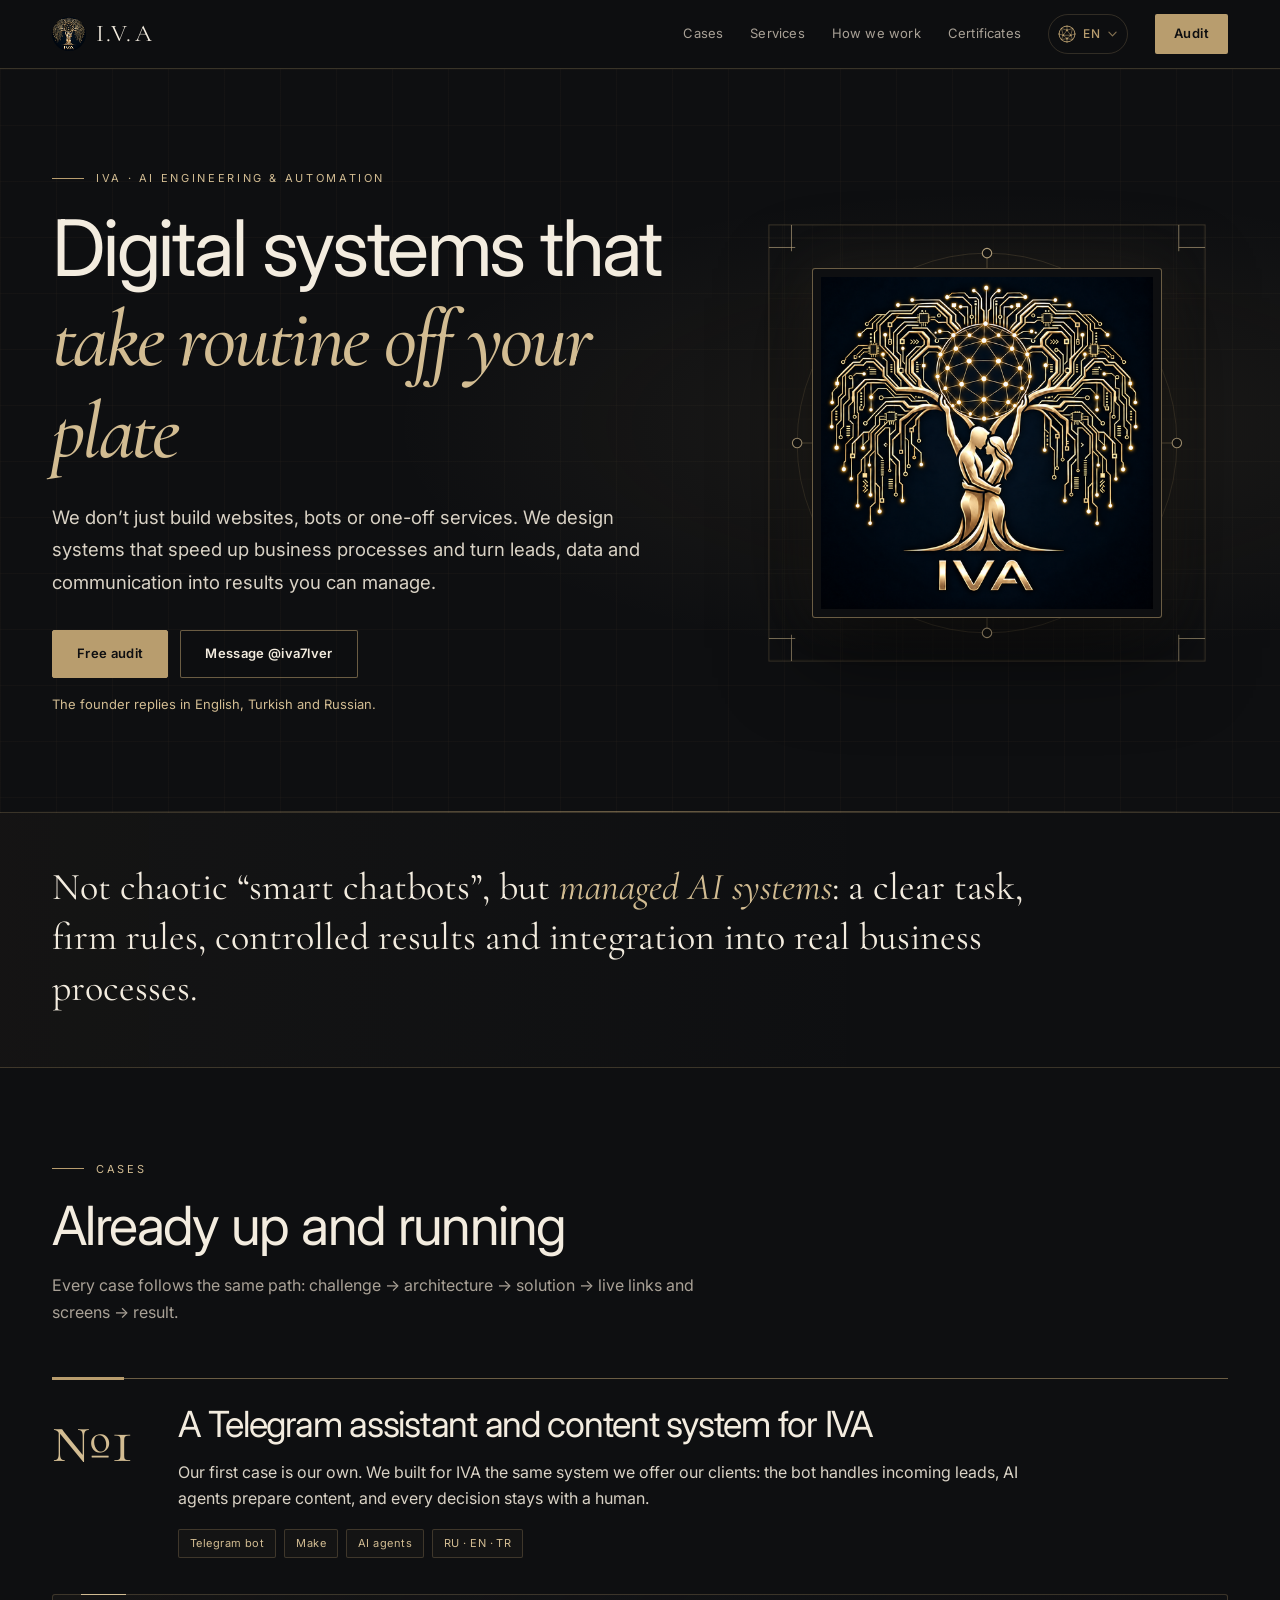
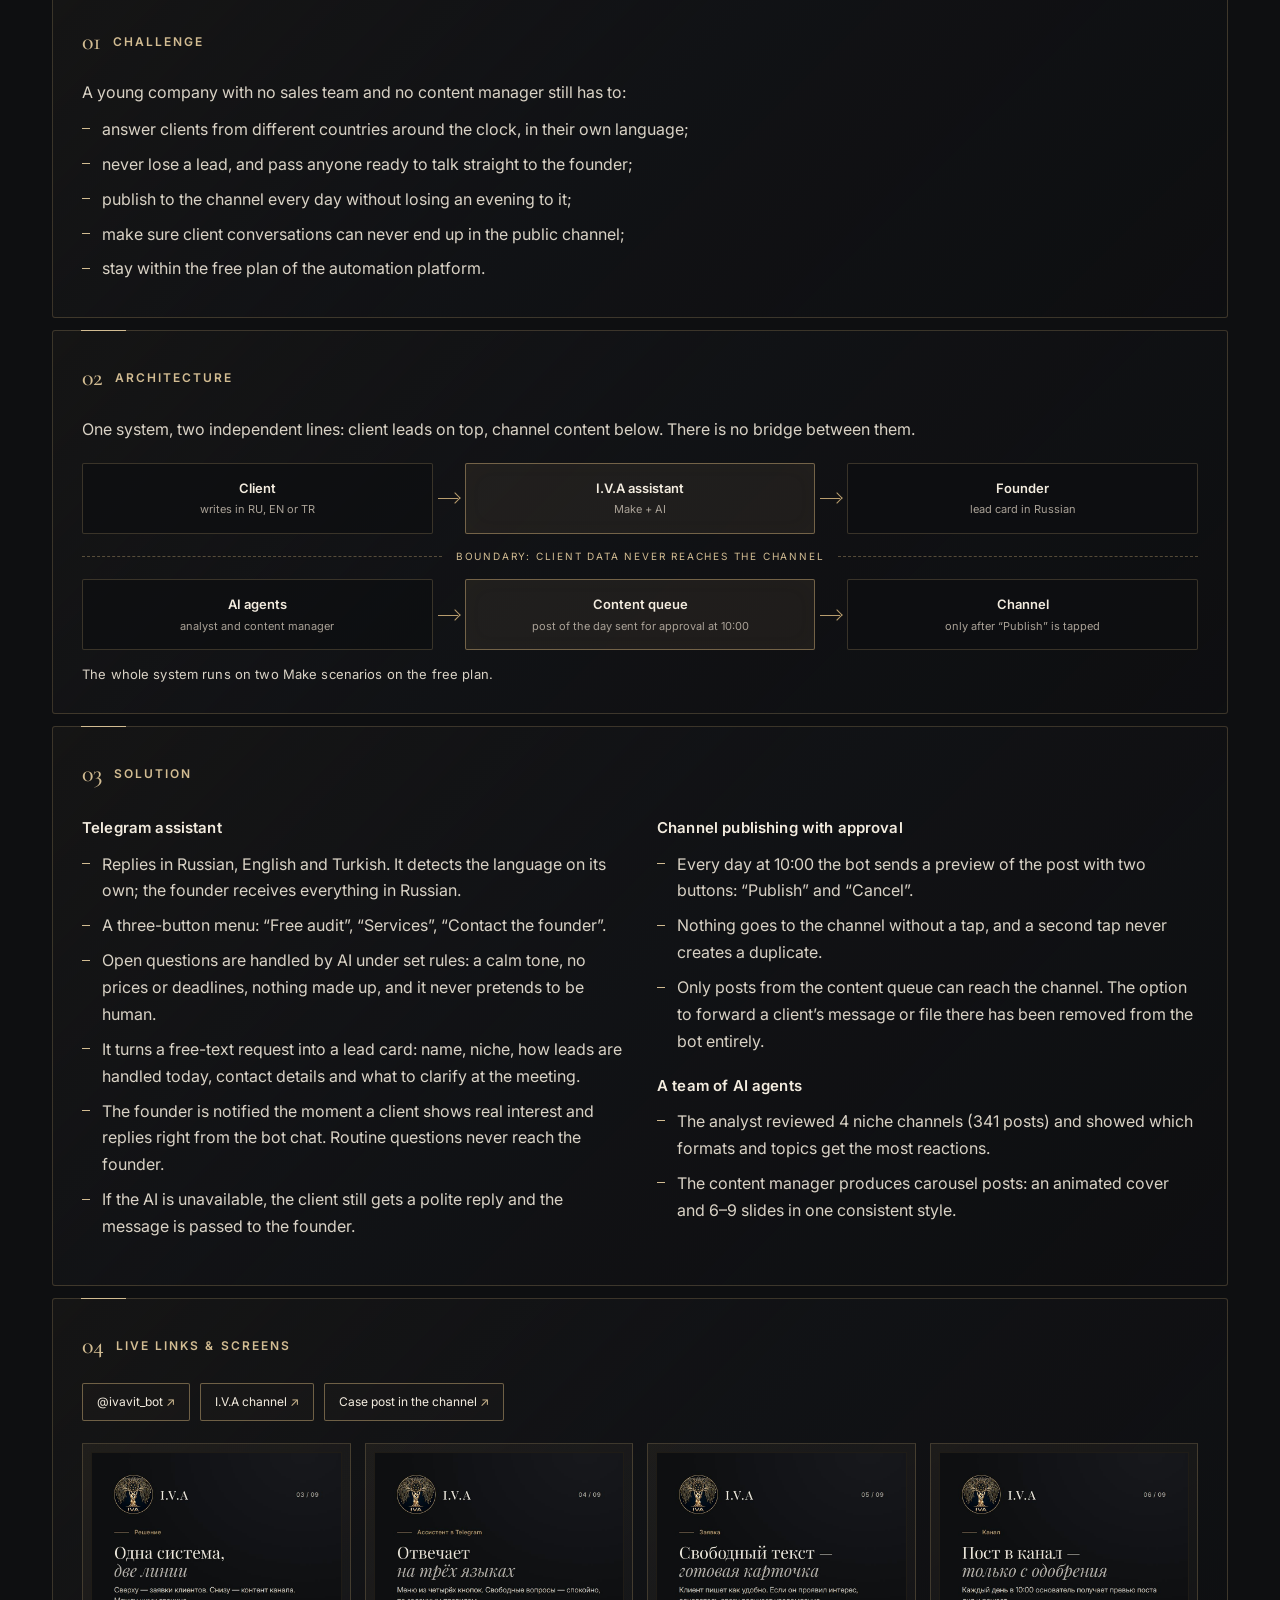
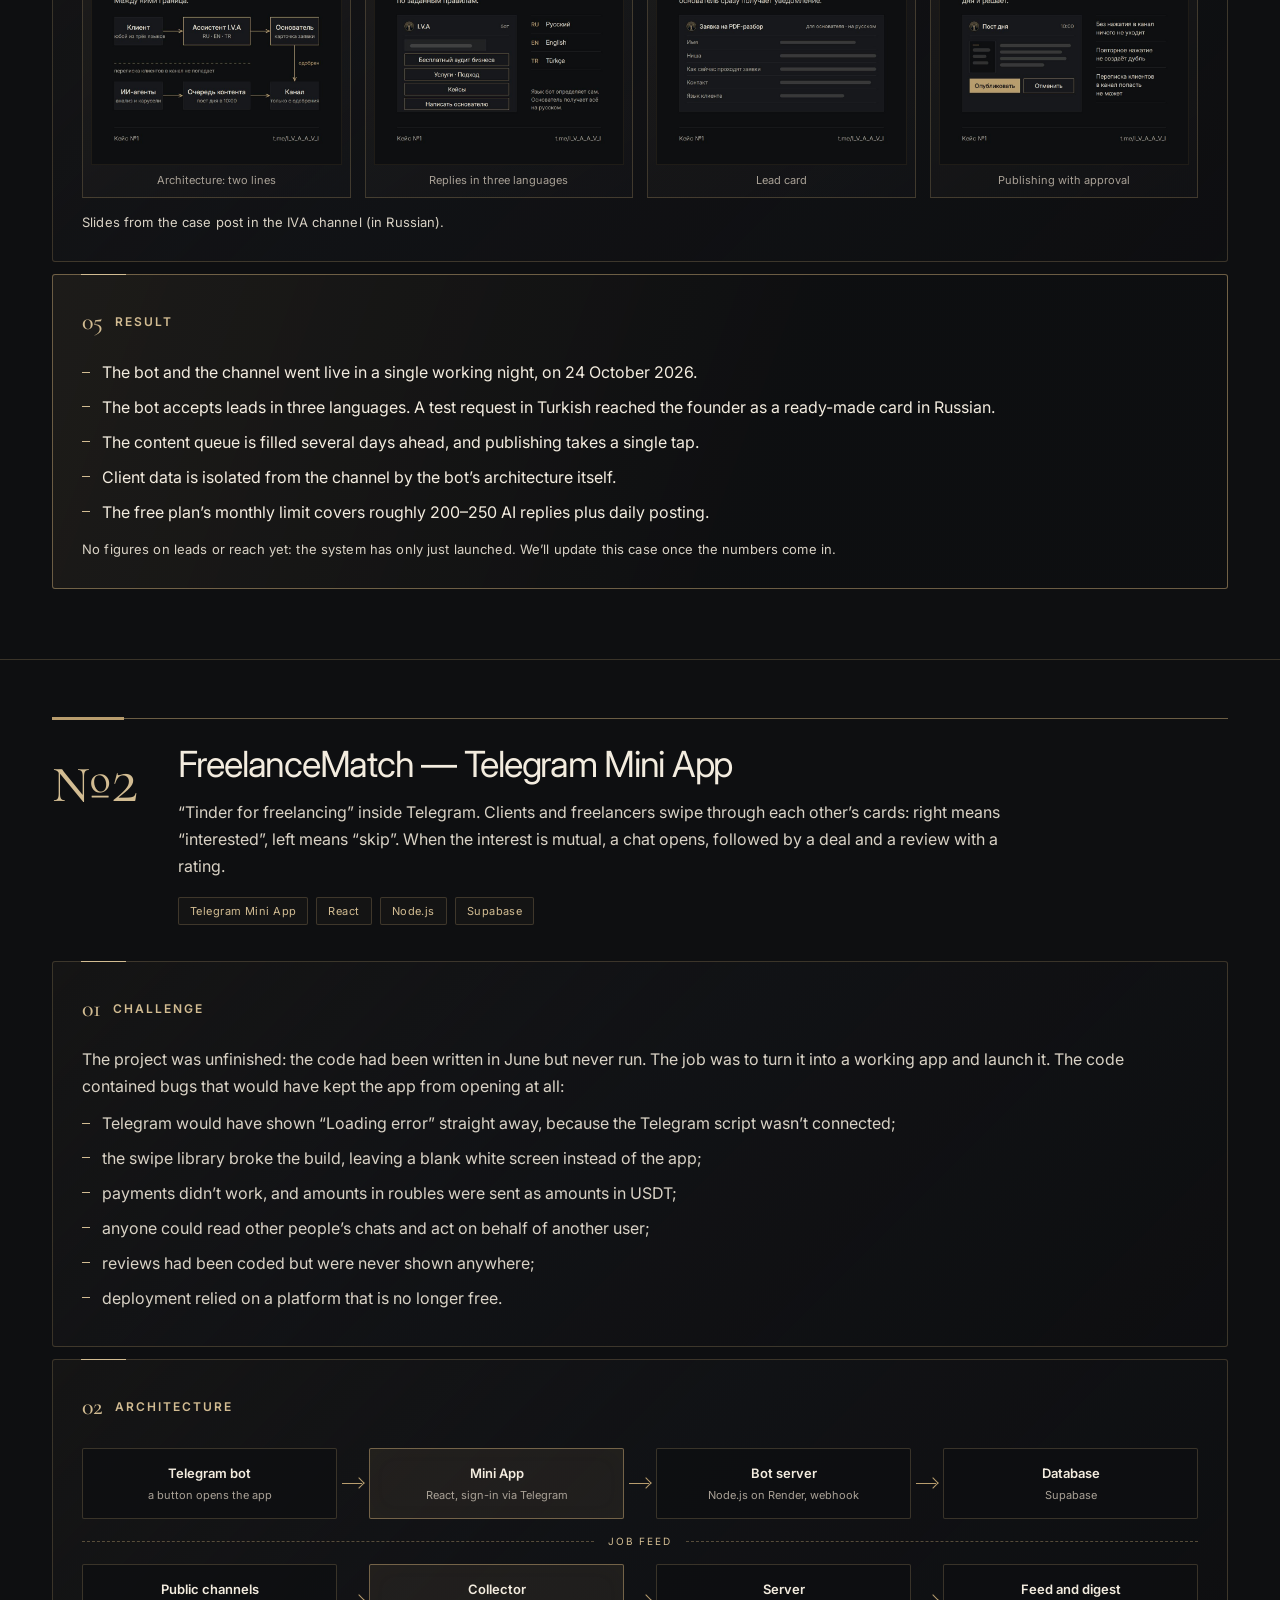
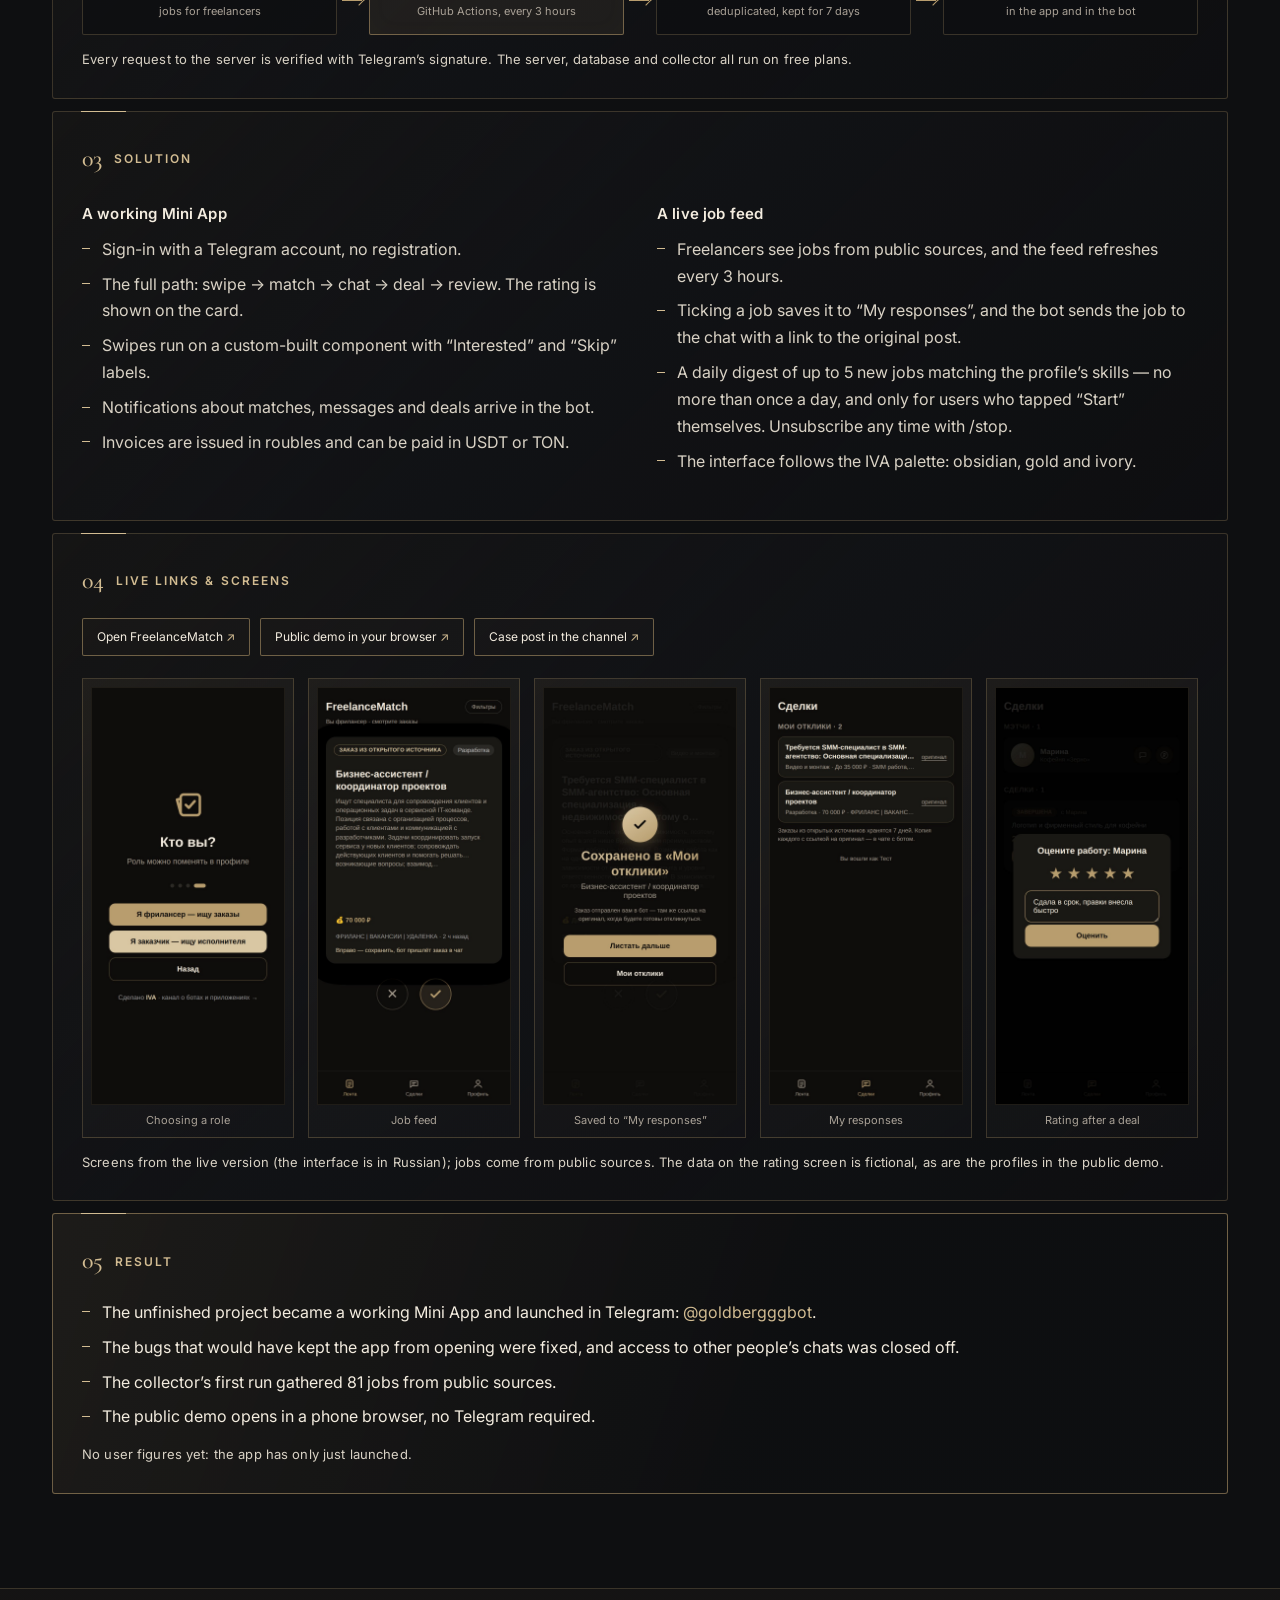
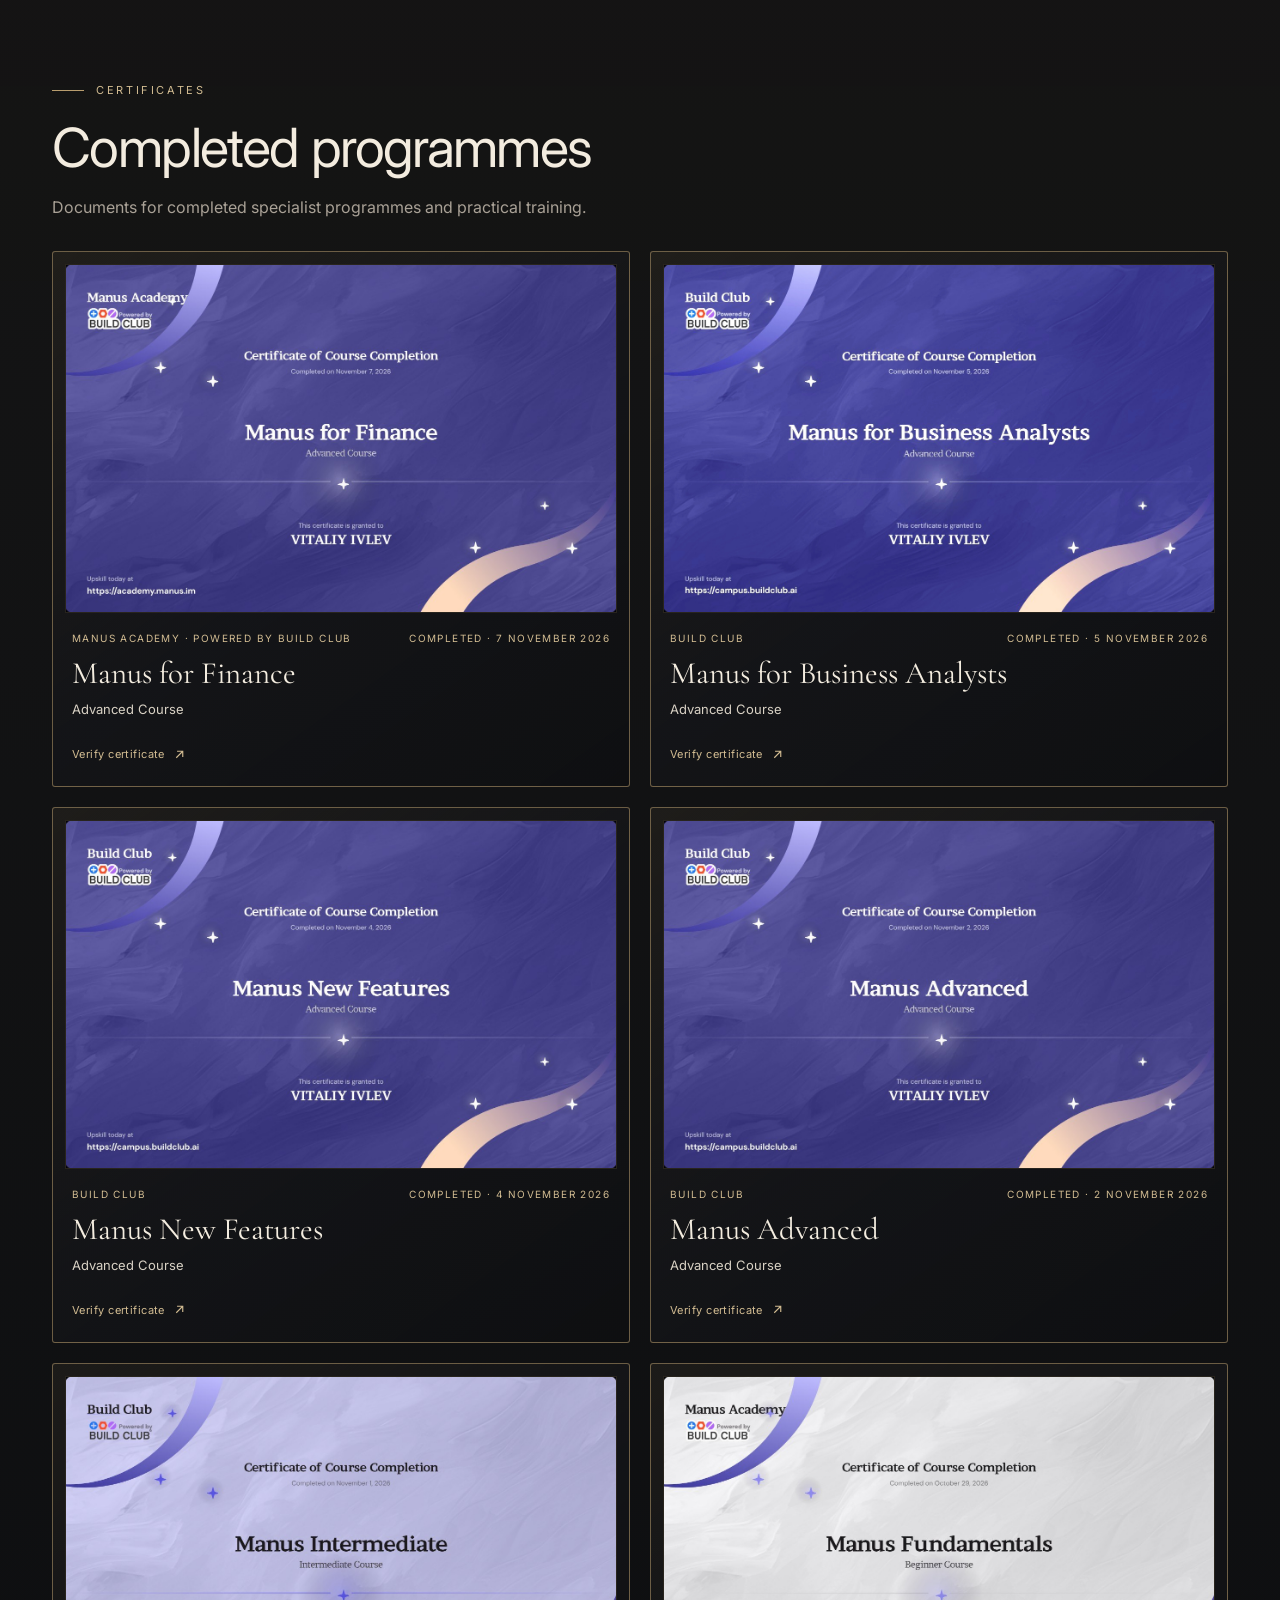
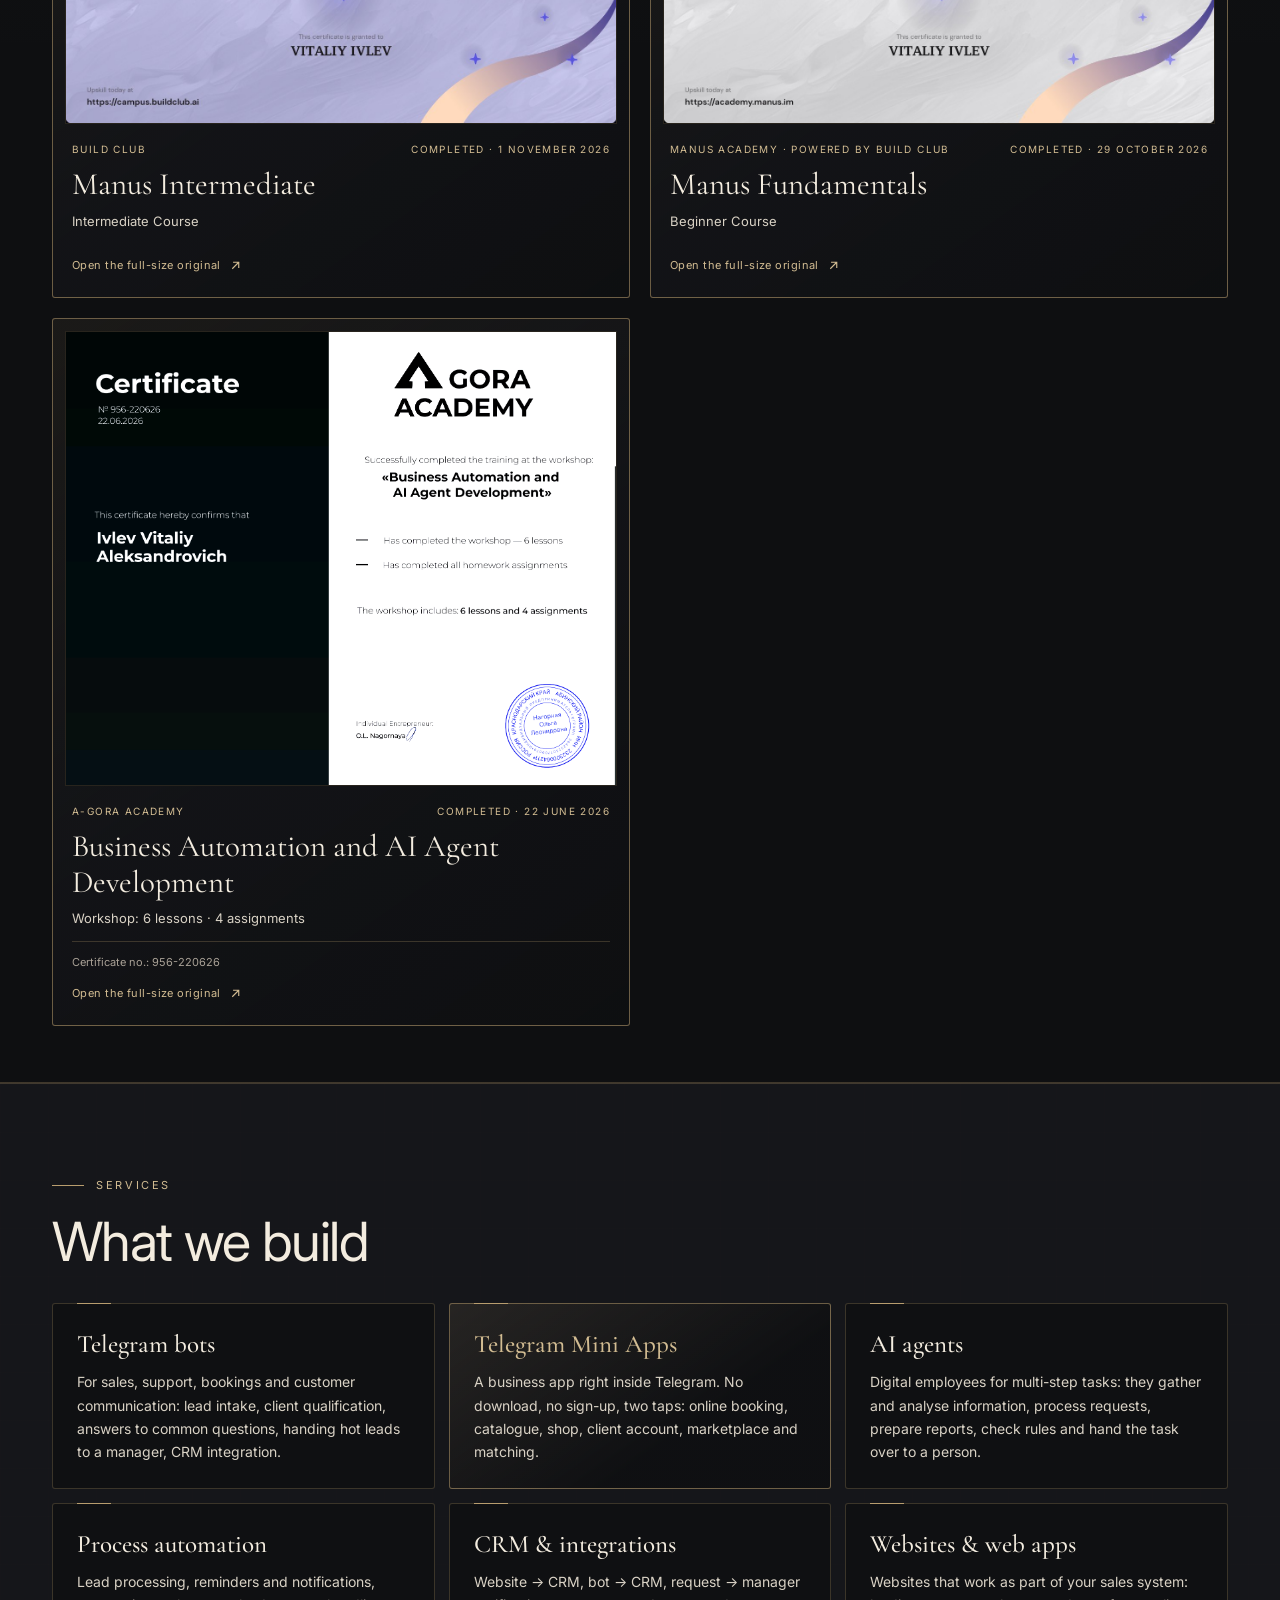
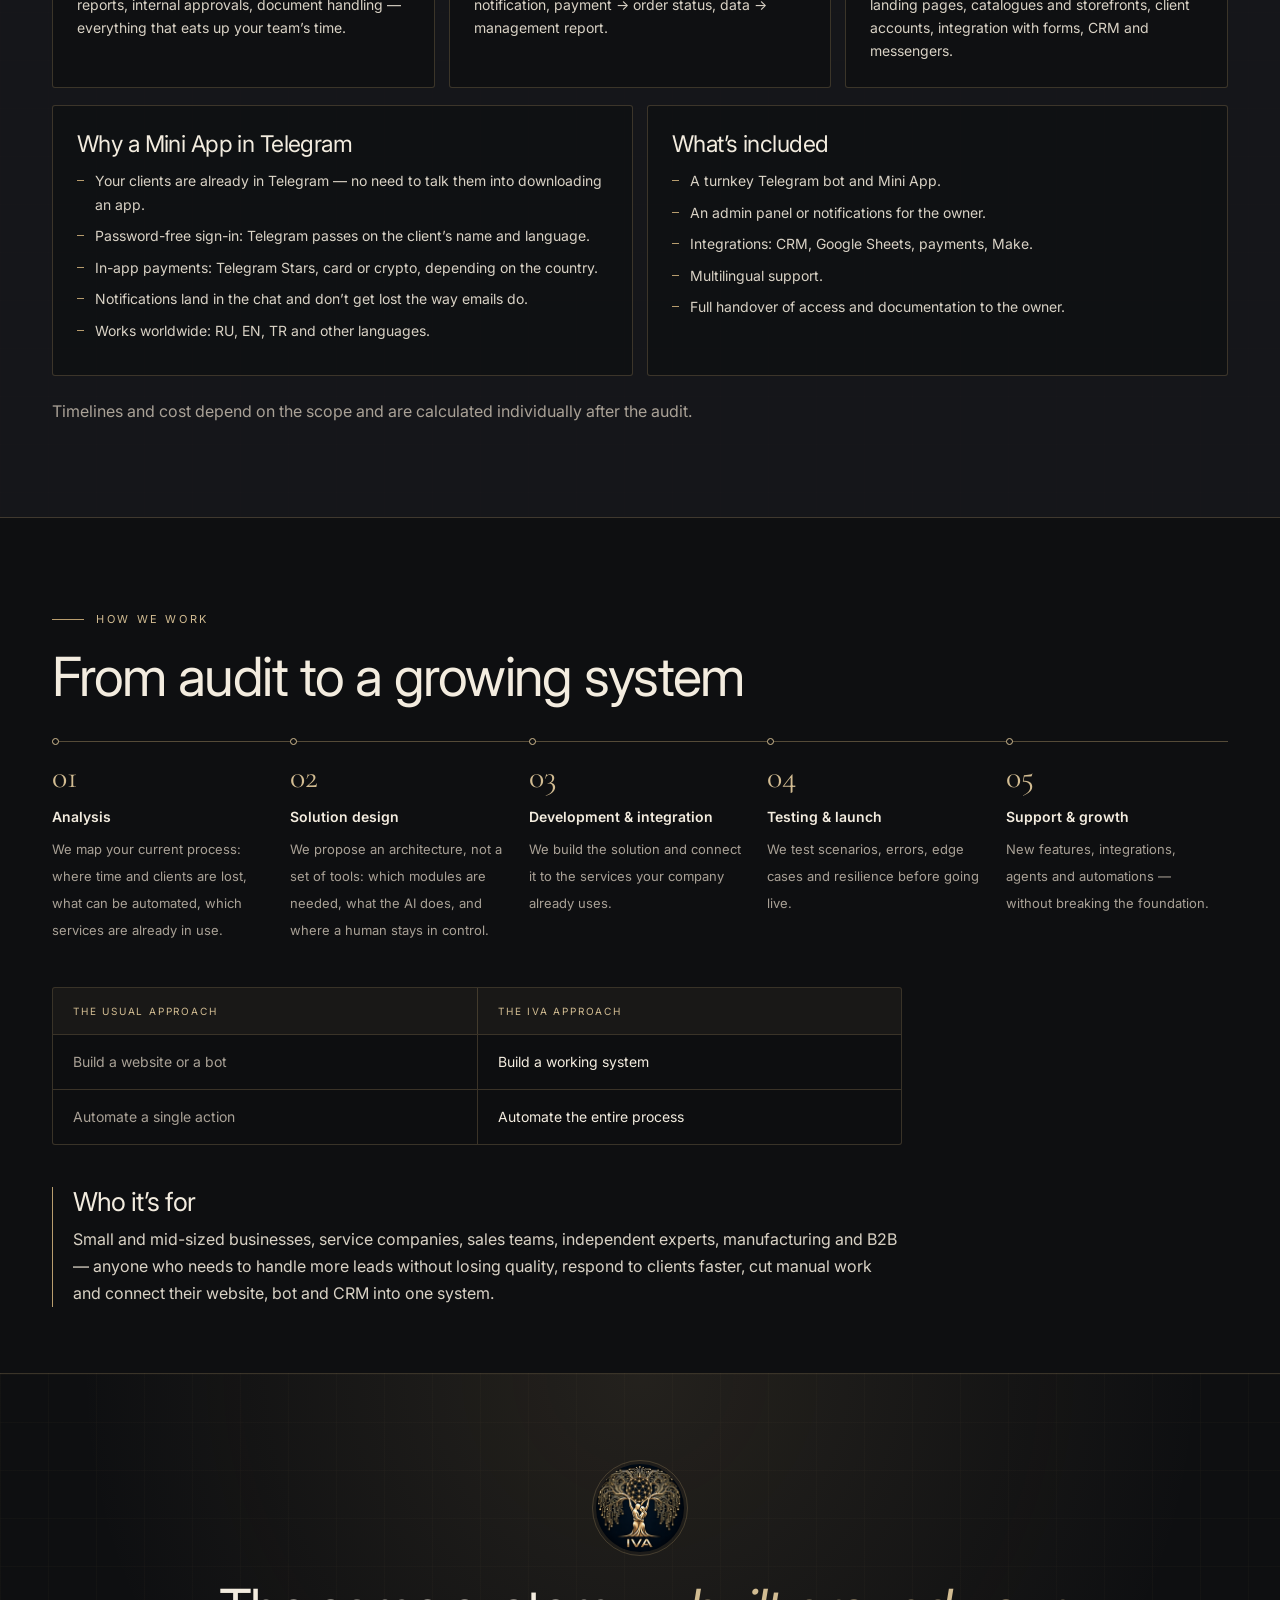
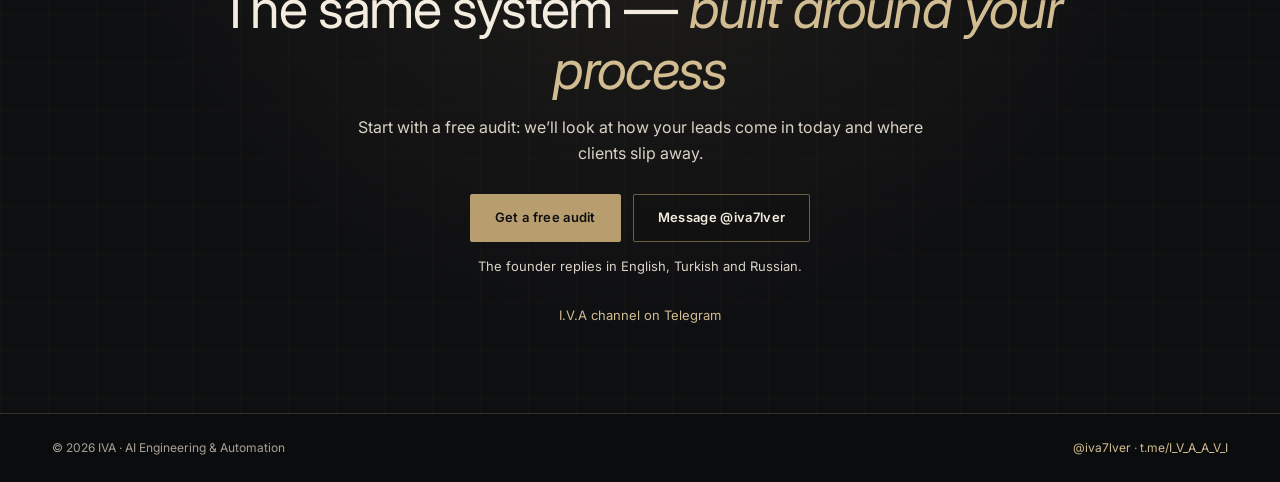
<file: index.html>
<!DOCTYPE html>
<html lang="ru">
<head>
<meta charset="utf-8">
<meta name="viewport" content="width=device-width, initial-scale=1">
<title>IVA — AI Engineering &amp; Automation · Портфолио</title>
<meta name="description" content="IVA проектирует цифровые системы: Telegram-боты, Mini Apps, ИИ-агенты и автоматизация процессов. Кейсы: ассистент и канал IVA, FreelanceMatch.">
<meta name="theme-color" content="#0E0F11">
<meta property="og:title" content="IVA — AI Engineering &amp; Automation">
<meta property="og:description" content="Portfolio · Портфолио · Portföy — Telegram bots, Mini Apps, AI agents, process automation.">
<meta property="og:image" content="https://7lver10.github.io/iva-portfolio/assets/img/logo_512.png">
<meta property="og:url" content="https://7lver10.github.io/iva-portfolio/">
<meta property="og:type" content="website">
<link rel="alternate" hreflang="ru" href="https://7lver10.github.io/iva-portfolio/?lang=ru">
<link rel="alternate" hreflang="en" href="https://7lver10.github.io/iva-portfolio/?lang=en">
<link rel="alternate" hreflang="tr" href="https://7lver10.github.io/iva-portfolio/?lang=tr">
<link rel="alternate" hreflang="x-default" href="https://7lver10.github.io/iva-portfolio/">
<link rel="icon" type="image/png" href="assets/img/logo_64.png">
<link rel="apple-touch-icon" href="assets/img/logo_180.png">
<link rel="preconnect" href="https://fonts.googleapis.com">
<link rel="preconnect" href="https://fonts.gstatic.com" crossorigin>
<link href="https://fonts.googleapis.com/css2?family=Cormorant+Garamond:ital,wght@0,500;0,600;1,500&family=Inter:wght@400;500;600&display=swap&subset=cyrillic,latin-ext" rel="stylesheet">
<link rel="stylesheet" href="style.css">
<script>
/* Ранний выбор языка, чтобы не мигал русский текст */
(function(){try{var L=['ru','en','tr'],q=new URLSearchParams(location.search).get('lang'),s=localStorage.getItem('iva_lang'),l;
if(q&&L.indexOf(q.toLowerCase())>-1){l=q.toLowerCase();}else if(s&&L.indexOf(s)>-1){l=s;}else{var n=(navigator.languages&&navigator.languages[0])||navigator.language||'en';n=n.toLowerCase();l=n.indexOf('ru')===0?'ru':(n.indexOf('tr')===0?'tr':'en');}
document.documentElement.lang=l;if(l!=='ru'){document.documentElement.className+=' i18n-wait';setTimeout(function(){document.documentElement.classList.remove('i18n-wait');},2500);}}catch(e){}})();
</script>
</head>
<body>

<header class="nav">
  <div class="wrap nav__in">
    <a class="brand" href="#top"><img src="assets/img/logo_64.png" alt="" width="32" height="32"><span>I.V.A</span></a>
    <nav class="nav__links">
      <a href="#cases" data-i18n="nav_cases">Кейсы</a>
      <a href="#services" data-i18n="nav_services">Услуги</a>
      <a href="#process" data-i18n="nav_process">Как работаем</a>
      <a href="#certificates" data-i18n="nav_certificates">Сертификаты</a>
      <div class="lang">
        <button type="button" class="lang__btn" aria-haspopup="true" aria-expanded="false" aria-controls="lang-menu" aria-label="Язык · Language · Dil">
          <svg class="lang__globe" viewBox="0 0 24 24" width="20" height="20" aria-hidden="true">
            <circle cx="12" cy="12" r="9.5" fill="none" stroke="currentColor" stroke-width="1.1"/>
            <g fill="none" stroke="currentColor" stroke-width=".8" stroke-linejoin="round" opacity=".8">
              <path d="M12 2.5 12 7.5M5.3 5.3 12 7.5 18.7 5.3M12 7.5 7.5 13.5 16.5 13.5Z"/>
              <path d="M5.3 5.3 7.5 13.5 2.5 12M7.5 13.5 5.3 18.7M18.7 5.3 16.5 13.5 21.5 12M16.5 13.5 18.7 18.7"/>
              <path d="M7.5 13.5 12 17.5 16.5 13.5M5.3 18.7 12 17.5 18.7 18.7M12 17.5 12 21.5"/>
            </g>
            <g fill="currentColor">
              <circle cx="12" cy="7.5" r="1.25"/><circle cx="7.5" cy="13.5" r="1.25"/><circle cx="16.5" cy="13.5" r="1.25"/><circle cx="12" cy="17.5" r="1.25"/>
              <circle cx="12" cy="2.5" r=".8"/><circle cx="5.3" cy="5.3" r=".8"/><circle cx="18.7" cy="5.3" r=".8"/><circle cx="2.5" cy="12" r=".8"/><circle cx="21.5" cy="12" r=".8"/><circle cx="5.3" cy="18.7" r=".8"/><circle cx="18.7" cy="18.7" r=".8"/><circle cx="12" cy="21.5" r=".8"/>
            </g>
          </svg>
          <span class="lang__cur">RU</span>
          <svg class="lang__chev" viewBox="0 0 10 6" width="9" height="6" aria-hidden="true"><path d="M1 1l4 4 4-4" fill="none" stroke="currentColor" stroke-width="1.3" stroke-linecap="round" stroke-linejoin="round"/></svg>
        </button>
        <ul class="lang__menu" id="lang-menu" role="menu" hidden>
          <li role="none"><button type="button" role="menuitemradio" data-lang="ru" lang="ru"><span>Русский</span><svg class="lang__check" viewBox="0 0 16 16" width="16" height="16" aria-hidden="true"><path d="M3 8.5l3.2 3L13 4.5" fill="none" stroke="currentColor" stroke-width="1.6" stroke-linecap="round" stroke-linejoin="round"/></svg></button></li>
          <li role="none"><button type="button" role="menuitemradio" data-lang="en" lang="en"><span>English</span><svg class="lang__check" viewBox="0 0 16 16" width="16" height="16" aria-hidden="true"><path d="M3 8.5l3.2 3L13 4.5" fill="none" stroke="currentColor" stroke-width="1.6" stroke-linecap="round" stroke-linejoin="round"/></svg></button></li>
          <li role="none"><button type="button" role="menuitemradio" data-lang="tr" lang="tr"><span>Türkçe</span><svg class="lang__check" viewBox="0 0 16 16" width="16" height="16" aria-hidden="true"><path d="M3 8.5l3.2 3L13 4.5" fill="none" stroke="currentColor" stroke-width="1.6" stroke-linecap="round" stroke-linejoin="round"/></svg></button></li>
        </ul>
      </div>
      <a class="nav__cta" href="https://t.me/ivavit_bot?start=audit" data-i18n="nav_audit">Аудит</a>
    </nav>
  </div>
</header>

<main id="top">

<section class="hero">
  <div class="wrap hero__in">
    <div class="hero__text">
      <p class="eyebrow" lang="en">IVA · AI Engineering &amp; Automation</p>
      <h1 data-i18n="hero_h1">Цифровые системы, которые <em>берут на себя рутину</em></h1>
      <p class="lead" data-i18n="hero_lead">Мы создаём не просто сайты, ботов или отдельные сервисы. Мы проектируем системы, которые ускоряют бизнес-процессы и превращают заявки, данные и коммуникации в управляемый результат.</p>
      <div class="btns">
        <a class="btn btn--gold" href="https://t.me/ivavit_bot?start=audit" data-i18n="btn_audit">Бесплатный аудит</a>
        <a class="btn btn--line" href="https://t.me/iva7lver" data-i18n="btn_write">Написать @iva7lver</a>
      </div>
      <p class="langnote" data-i18n="langnote"></p>
    </div>
    <div class="hero__logo">
      <svg class="hero__diagram" viewBox="0 0 500 500" aria-hidden="true" focusable="false">
        <defs>
          <pattern id="hero-grid" width="32" height="32" patternUnits="userSpaceOnUse"><path d="M32 0H0V32" fill="none" stroke="#B89D6E" stroke-opacity=".10" stroke-width=".6"/></pattern>
          <radialGradient id="hero-glow"><stop offset="0" stop-color="#B89D6E" stop-opacity=".12"/><stop offset="1" stop-color="#B89D6E" stop-opacity="0"/></radialGradient>
        </defs>
        <rect x="18" y="18" width="464" height="464" fill="url(#hero-grid)" stroke="#B89D6E" stroke-opacity=".3"/>
        <circle cx="250" cy="250" r="202" fill="url(#hero-glow)" stroke="#B89D6E" stroke-opacity=".24"/>
        <circle cx="250" cy="250" r="166" fill="none" stroke="#B89D6E" stroke-opacity=".32" stroke-dasharray="2 7"/>
        <circle cx="250" cy="250" r="126" fill="none" stroke="#B89D6E" stroke-opacity=".2"/>
        <path d="M250 48V112M452 250H388M250 452V388M48 250H112M107 107l47 47m192 192 47 47m0-286-47 47M154 346l-47 47" fill="none" stroke="#B89D6E" stroke-opacity=".5"/>
        <g fill="#0E0F11" stroke="#D2BC92" stroke-width="1.2"><circle cx="250" cy="48" r="5"/><circle cx="452" cy="250" r="5"/><circle cx="250" cy="452" r="5"/><circle cx="48" cy="250" r="5"/><rect x="146" y="146" width="8" height="8"/><rect x="346" y="346" width="8" height="8"/><rect x="346" y="146" width="8" height="8"/><rect x="146" y="346" width="8" height="8"/></g>
        <path d="M18 42h28M42 18v28M454 18v28M482 42h-28M18 458h28M42 482v-28M454 482v-28M482 458h-28" fill="none" stroke="#D2BC92" stroke-opacity=".68"/>
      </svg>
      <img src="assets/img/logo_512.png" alt="IVA" width="512" height="512">
    </div>
  </div>
</section>

<section class="principle">
  <div class="wrap">
    <p class="quote" data-i18n="quote">Не хаотичные «умные чат-боты», а <em>управляемые ИИ-системы</em>: с понятной задачей, чёткими правилами, контролем результата и интеграцией в реальные процессы.</p>
  </div>
</section>

<!-- КЕЙСЫ -->
<section id="cases" class="section">
  <div class="wrap">
    <p class="eyebrow" data-i18n="cases_eyebrow">Кейсы</p>
    <h2 data-i18n="cases_h2">Что уже работает</h2>
    <p class="muted" data-i18n="cases_sub">Каждый кейс по одной схеме: задача → архитектура → решение → живые ссылки и экраны → результат.</p>
  </div>

  <!-- Кейс 1 -->
  <article class="case" id="case-1">
    <div class="wrap">
      <div class="case__head">
        <span class="case__num">№1</span>
        <div>
          <h3 data-i18n="c1_title">Telegram-ассистент и контент-система IVA</h3>
          <p class="case__lead" data-i18n="c1_lead">Первый кейс — наш собственный. Для IVA мы собрали ту же систему, которую предлагаем клиентам: бот принимает заявки, ИИ-агенты готовят контент, а решения остаются за человеком.</p>
          <p class="tags"><span data-i18n="tag_bot">Telegram-бот</span><span>Make</span><span data-i18n="tag_agents">ИИ-агенты</span><span>RU · EN · TR</span></p>
        </div>
      </div>

      <div class="steps">
        <div class="step">
          <h4><i>01</i> <span data-i18n="st_task">Задача</span></h4>
          <p data-i18n="c1_task_intro">У молодой компании нет отдела продаж и контент-менеджера. При этом нужно:</p>
          <ul>
            <li data-i18n="c1_task_1">отвечать клиентам из разных стран круглосуточно, на их языке;</li>
            <li data-i18n="c1_task_2">не терять заявки и сразу передавать основателю тех, кто готов к разговору;</li>
            <li data-i18n="c1_task_3">каждый день выпускать посты в канал и не тратить на это вечер;</li>
            <li data-i18n="c1_task_4">не допустить, чтобы переписка с клиентами попала в публичный канал;</li>
            <li data-i18n="c1_task_5">уложиться в бесплатный тариф платформы автоматизации.</li>
          </ul>
        </div>

        <div class="step">
          <h4><i>02</i> <span data-i18n="st_arch">Архитектура</span></h4>
          <p data-i18n="c1_arch_intro">Одна система, две независимые линии. Сверху — заявки клиентов, снизу — контент канала. Моста между ними нет.</p>
          <div class="flow">
            <div class="flow__row">
              <div class="node" data-i18n="c1_n1">Клиент<small>пишет на RU, EN или TR</small></div>
              <div class="arrow"></div>
              <div class="node node--gold" data-i18n="c1_n2">Ассистент I.V.A<small>Make + ИИ</small></div>
              <div class="arrow"></div>
              <div class="node" data-i18n="c1_n3">Основатель<small>карточка заявки на русском</small></div>
            </div>
            <div class="flow__sep" data-i18n="c1_sep">граница: данные клиентов не попадают в канал</div>
            <div class="flow__row">
              <div class="node" data-i18n="c1_n4">ИИ-агенты<small>аналитик и контент-менеджер</small></div>
              <div class="arrow"></div>
              <div class="node node--gold" data-i18n="c1_n5">Очередь контента<small>пост дня в 10:00 на одобрение</small></div>
              <div class="arrow"></div>
              <div class="node" data-i18n="c1_n6">Канал<small>только после нажатия «Опубликовать»</small></div>
            </div>
          </div>
          <p class="note" data-i18n="c1_arch_note">Вся система работает на двух сценариях Make на бесплатном тарифе.</p>
        </div>

        <div class="step">
          <h4><i>03</i> <span data-i18n="st_solution">Решение</span></h4>
          <div class="cols">
            <div>
              <h5 data-i18n="c1_s_h1">Ассистент в Telegram</h5>
              <ul>
                <li data-i18n="c1_s1">Отвечает на русском, английском и турецком. Язык определяет сам, основатель всё получает на русском.</li>
                <li data-i18n="c1_s2">Меню из трёх кнопок: «Бесплатный аудит», «Услуги», «Связаться с основателем».</li>
                <li data-i18n="c1_s3">Свободные вопросы обрабатывает ИИ по правилам: спокойный тон, цены и сроки не называет, ничего не выдумывает, не выдаёт себя за человека.</li>
                <li data-i18n="c1_s4">Заявку из свободного текста превращает в карточку: имя, ниша, как сейчас проходят заявки, контакт, что уточнить на встрече.</li>
                <li data-i18n="c1_s5">О заинтересованном клиенте основатель узнаёт сразу и отвечает прямо из чата с ботом. Справочные вопросы его не беспокоят.</li>
                <li data-i18n="c1_s6">Если ИИ недоступен, клиент всё равно получает вежливый ответ, а сообщение уходит основателю.</li>
              </ul>
            </div>
            <div>
              <h5 data-i18n="c1_s_h2">Канал через одобрение</h5>
              <ul>
                <li data-i18n="c1_s7">Каждый день в 10:00 бот присылает превью поста и две кнопки: «Опубликовать» и «Отменить».</li>
                <li data-i18n="c1_s8">Без нажатия в канал ничего не уходит. Повторное нажатие не создаёт дубль.</li>
                <li data-i18n="c1_s9">В канал может попасть только пост из очереди контента. Возможность отправить туда сообщение или файл клиента убрана из бота полностью.</li>
              </ul>
              <h5 data-i18n="c1_s_h3">Команда ИИ-агентов</h5>
              <ul>
                <li data-i18n="c1_s10">Аналитик разобрал 4 профильных канала (341 пост) и показал, какие форматы и темы получают больше реакций.</li>
                <li data-i18n="c1_s11">Контент-менеджер готовит посты-карусели: анимированная обложка и 6–9 слайдов в едином стиле.</li>
              </ul>
            </div>
          </div>
        </div>

        <div class="step">
          <h4><i>04</i> <span data-i18n="st_links">Живые ссылки и экраны</span></h4>
          <div class="links">
            <a href="https://t.me/ivavit_bot" data-i18n="c1_l1">Бот @ivavit_bot</a>
            <a href="https://t.me/I_V_A_A_V_I" data-i18n="c1_l2">Канал I.V.A</a>
            <a href="https://t.me/I_V_A_A_V_I/8" data-i18n="l_post">Пост-кейс в канале</a>
          </div>
          <div class="gallery gallery--slides">
            <figure><a href="assets/img/c1_03.jpg"><img src="assets/img/c1_03.jpg" alt="" width="864" height="1080"></a><figcaption data-i18n="c1_f1">Архитектура: две линии</figcaption></figure>
            <figure><a href="assets/img/c1_04.jpg"><img src="assets/img/c1_04.jpg" alt="" width="864" height="1080"></a><figcaption data-i18n="c1_f2">Ответы на трёх языках</figcaption></figure>
            <figure><a href="assets/img/c1_05.jpg"><img src="assets/img/c1_05.jpg" alt="" width="864" height="1080"></a><figcaption data-i18n="c1_f3">Карточка заявки</figcaption></figure>
            <figure><a href="assets/img/c1_06.jpg"><img src="assets/img/c1_06.jpg" alt="" width="864" height="1080"></a><figcaption data-i18n="c1_f4">Публикация через одобрение</figcaption></figure>
          </div>
          <p class="note" data-i18n="c1_f_note">Слайды из поста-кейса в канале IVA.</p>
        </div>

        <div class="step step--result">
          <h4><i>05</i> <span data-i18n="st_result">Результат</span></h4>
          <ul class="results">
            <li data-i18n="c1_r1">Бот и канал запущены за одну рабочую ночь, 24.10.2026.</li>
            <li data-i18n="c1_r2">Бот принимает заявки на трёх языках. Тестовая заявка на турецком пришла основателю готовой карточкой на русском.</li>
            <li data-i18n="c1_r3">Очередь контента заполнена на несколько дней вперёд, публикация занимает одно нажатие.</li>
            <li data-i18n="c1_r4">Данные клиентов изолированы от канала самой архитектурой бота.</li>
            <li data-i18n="c1_r5">Месячного лимита бесплатного тарифа хватает примерно на 200–250 ответов ИИ плюс ежедневный постинг.</li>
          </ul>
          <p class="note" data-i18n="c1_r_note">Цифр по заявкам и охватам пока нет: система только запущена. Обновим кейс, когда они появятся.</p>
        </div>
      </div>
    </div>
  </article>

  <!-- Кейс 2 -->
  <article class="case" id="case-2">
    <div class="wrap">
      <div class="case__head">
        <span class="case__num">№2</span>
        <div>
          <h3>FreelanceMatch — Telegram Mini App</h3>
          <p class="case__lead" data-i18n="c2_lead">«Тиндер для фриланса» внутри Telegram. Заказчики и фрилансеры листают карточки друг друга: вправо — «интересно», влево — «пропустить». При взаимном интересе открывается чат, дальше — сделка и отзыв с рейтингом.</p>
          <p class="tags"><span>Telegram Mini App</span><span>React</span><span>Node.js</span><span>Supabase</span></p>
        </div>
      </div>

      <div class="steps">
        <div class="step">
          <h4><i>01</i> <span data-i18n="st_task">Задача</span></h4>
          <p data-i18n="c2_task_intro">Проект был недоделан: код написан в июне, но ни разу не запускался. Нужно было довести его до рабочего приложения и запустить. В коде нашлись ошибки, из-за которых приложение не открылось бы вовсе:</p>
          <ul>
            <li data-i18n="c2_task_1">в Telegram сразу показывалась бы «Ошибка загрузки»: не был подключён скрипт Telegram;</li>
            <li data-i18n="c2_task_2">библиотека свайпов ломала сборку — вместо приложения был белый экран;</li>
            <li data-i18n="c2_task_3">оплата не работала, а сумма в рублях уходила как сумма в USDT;</li>
            <li data-i18n="c2_task_4">можно было читать чужие чаты и действовать от имени другого пользователя;</li>
            <li data-i18n="c2_task_5">отзывы были написаны, но нигде не показывались;</li>
            <li data-i18n="c2_task_6">деплой был рассчитан на платформу, которая больше не бесплатна.</li>
          </ul>
        </div>

        <div class="step">
          <h4><i>02</i> <span data-i18n="st_arch">Архитектура</span></h4>
          <div class="flow">
            <div class="flow__row">
              <div class="node" data-i18n="c2_n1">Telegram-бот<small>кнопка открывает приложение</small></div>
              <div class="arrow"></div>
              <div class="node node--gold" data-i18n="c2_n2">Mini App<small>React, вход через Telegram</small></div>
              <div class="arrow"></div>
              <div class="node" data-i18n="c2_n3">Сервер с ботом<small>Node.js на Render, webhook</small></div>
              <div class="arrow"></div>
              <div class="node" data-i18n="c2_n4">База данных<small>Supabase</small></div>
            </div>
            <div class="flow__sep" data-i18n="c2_sep">лента заказов</div>
            <div class="flow__row">
              <div class="node" data-i18n="c2_n5">Открытые каналы<small>заказы для фрилансеров</small></div>
              <div class="arrow"></div>
              <div class="node node--gold" data-i18n="c2_n6">Сборщик<small>GitHub Actions, каждые 3 часа</small></div>
              <div class="arrow"></div>
              <div class="node" data-i18n="c2_n7">Сервер<small>без дублей, хранение 7 дней</small></div>
              <div class="arrow"></div>
              <div class="node" data-i18n="c2_n8">Лента и подборка<small>в приложении и в боте</small></div>
            </div>
          </div>
          <p class="note" data-i18n="c2_arch_note">Каждый запрос к серверу проверяется подписью Telegram. Сервер, база и сборщик работают на бесплатных тарифах.</p>
        </div>

        <div class="step">
          <h4><i>03</i> <span data-i18n="st_solution">Решение</span></h4>
          <div class="cols">
            <div>
              <h5 data-i18n="c2_s_h1">Рабочий Mini App</h5>
              <ul>
                <li data-i18n="c2_s1">Вход через аккаунт Telegram, без регистрации.</li>
                <li data-i18n="c2_s2">Полный путь: свайп → мэтч → чат → сделка → отзыв. Рейтинг виден на карточке.</li>
                <li data-i18n="c2_s3">Свайпы на собственном компоненте, с плашками «ИНТЕРЕСНО» и «ПРОПУСК».</li>
                <li data-i18n="c2_s4">Уведомления о мэтчах, сообщениях и сделках приходят в бот.</li>
                <li data-i18n="c2_s5">Счёт выставляется в рублях, оплатить можно в USDT или TON.</li>
              </ul>
            </div>
            <div>
              <h5 data-i18n="c2_s_h2">Живая лента заказов</h5>
              <ul>
                <li data-i18n="c2_s6">Фрилансер видит заказы из открытых источников, лента обновляется каждые 3 часа.</li>
                <li data-i18n="c2_s7">Галочка на заказе сохраняет его в «Мои отклики», а бот присылает заказ в чат со ссылкой на оригинал.</li>
                <li data-i18n="c2_s8">Ежедневная подборка — до 5 новых заказов под навыки профиля, не чаще раза в день и только тем, кто сам нажал «Старт». Отписка — /stop.</li>
                <li data-i18n="c2_s9">Интерфейс в палитре IVA: обсидиан, золото, слоновая кость.</li>
              </ul>
            </div>
          </div>
        </div>

        <div class="step">
          <h4><i>04</i> <span data-i18n="st_links">Живые ссылки и экраны</span></h4>
          <div class="links">
            <a href="https://t.me/goldbergggbot" data-i18n="c2_l1">Открыть FreelanceMatch</a>
            <a href="https://7lver10.github.io/freelancematch-demo/" data-i18n="c2_l2">Публичное демо в браузере</a>
            <a href="https://t.me/I_V_A_A_V_I/19" data-i18n="l_post">Пост-кейс в канале</a>
          </div>
          <div class="gallery gallery--phones">
            <figure><a href="assets/img/fm_rol.jpg"><img src="assets/img/fm_rol.jpg" alt="" width="780" height="1688"></a><figcaption data-i18n="c2_f1">Выбор роли</figcaption></figure>
            <figure><a href="assets/img/fm_lenta.jpg"><img src="assets/img/fm_lenta.jpg" alt="" width="780" height="1688"></a><figcaption data-i18n="c2_f2">Лента заказов</figcaption></figure>
            <figure><a href="assets/img/fm_sohraneno.jpg"><img src="assets/img/fm_sohraneno.jpg" alt="" width="780" height="1688"></a><figcaption data-i18n="c2_f3">Сохранено в «Мои отклики»</figcaption></figure>
            <figure><a href="assets/img/fm_otkliki.jpg"><img src="assets/img/fm_otkliki.jpg" alt="" width="780" height="1688"></a><figcaption data-i18n="c2_f4">Мои отклики</figcaption></figure>
            <figure><a href="assets/img/fm_ocenka.jpg"><img src="assets/img/fm_ocenka.jpg" alt="" width="780" height="1688"></a><figcaption data-i18n="c2_f5">Оценка после сделки</figcaption></figure>
          </div>
          <p class="note" data-i18n="c2_f_note">Экраны из рабочей версии, заказы из открытых источников. Данные на экране оценки вымышленные. В публичном демо профили тоже вымышленные.</p>
        </div>

        <div class="step step--result">
          <h4><i>05</i> <span data-i18n="st_result">Результат</span></h4>
          <ul class="results">
            <li data-i18n="c2_r1">Недоделанный проект доведён до рабочего Mini App и запущен в Telegram: <a href="https://t.me/goldbergggbot">@goldbergggbot</a>.</li>
            <li data-i18n="c2_r2">Исправлены ошибки, из-за которых приложение не открылось бы, и закрыт доступ к чужим чатам.</li>
            <li data-i18n="c2_r3">Первый прогон сборщика собрал 81 заказ из открытых источников.</li>
            <li data-i18n="c2_r4">Публичное демо открывается в браузере на телефоне, без Telegram.</li>
          </ul>
          <p class="note" data-i18n="c2_r_note">Цифр по пользователям пока нет: приложение только запущено.</p>
        </div>
      </div>
    </div>
  </article>
</section>

<!-- СЕРТИФИКАТЫ -->
<section id="certificates" class="section cert-section">
  <div class="wrap">
    <p class="eyebrow" data-i18n="cert_eyebrow">Сертификаты</p>
    <h2 data-i18n="cert_h2">Пройденные программы</h2>
    <p class="muted cert-section__intro" data-i18n="cert_sub">Документы об окончании профильных программ и практических занятий.</p>
    <div class="certificate-grid" id="certificate-list" aria-live="polite"></div>
  </div>
</section>

<!-- УСЛУГИ -->
<section id="services" class="section section--alt">
  <div class="wrap">
    <p class="eyebrow" data-i18n="sv_eyebrow">Услуги</p>
    <h2 data-i18n="sv_h2">Что мы создаём</h2>
    <div class="cards">
      <div class="card">
        <h4 data-i18n="sv1_t">Telegram-боты</h4>
        <p data-i18n="sv1_p">Для продаж, поддержки, записи и коммуникаций: приём заявок, квалификация клиентов, ответы на частые вопросы, передача горячих лидов менеджеру, подключение к CRM.</p>
      </div>
      <div class="card card--accent">
        <h4>Telegram Mini Apps</h4>
        <p data-i18n="sv2_p">Приложение для бизнеса прямо внутри Telegram. Без скачивания, без регистрации, в два касания: онлайн-запись, каталог, магазин, личный кабинет, маркетплейс и подбор.</p>
      </div>
      <div class="card">
        <h4 data-i18n="sv3_t">ИИ-агенты</h4>
        <p data-i18n="sv3_p">Цифровые сотрудники для многошаговых задач: собирают и анализируют информацию, обрабатывают заявки, готовят отчёты, проверяют правила и передают задачу человеку.</p>
      </div>
      <div class="card">
        <h4 data-i18n="sv4_t">Автоматизация процессов</h4>
        <p data-i18n="sv4_p">Обработка лидов, напоминания и уведомления, отчёты, внутренние согласования, работа с документами — всё, что забирает время команды.</p>
      </div>
      <div class="card">
        <h4 data-i18n="sv5_t">CRM и интеграции</h4>
        <p data-i18n="sv5_p">Сайт → CRM, бот → CRM, заявка → уведомление менеджеру, оплата → статус заказа, данные → отчёт для руководителя.</p>
      </div>
      <div class="card">
        <h4 data-i18n="sv6_t">Сайты и веб-приложения</h4>
        <p data-i18n="sv6_p">Сайты, которые работают как часть системы продаж: лендинги, каталоги и витрины, личные кабинеты, интеграция с формами, CRM и мессенджерами.</p>
      </div>
    </div>

    <div class="miniapps">
      <div>
        <h3 data-i18n="ma_h1">Почему Mini App в Telegram</h3>
        <ul>
          <li data-i18n="ma1">Клиент уже в Telegram — не нужно уговаривать скачать приложение.</li>
          <li data-i18n="ma2">Вход без паролей: Telegram сам передаёт имя и язык клиента.</li>
          <li data-i18n="ma3">Оплата внутри: Telegram Stars, карта или крипта, в зависимости от страны.</li>
          <li data-i18n="ma4">Уведомления приходят в чат и не теряются, как email.</li>
          <li data-i18n="ma5">Работает по всему миру: RU, EN, TR и другие языки.</li>
        </ul>
      </div>
      <div>
        <h3 data-i18n="ma_h2">Что входит</h3>
        <ul>
          <li data-i18n="ma6">Telegram-бот и Mini App под ключ.</li>
          <li data-i18n="ma7">Админ-панель или уведомления владельцу.</li>
          <li data-i18n="ma8">Интеграции: CRM, Google Sheets, оплата, Make.</li>
          <li data-i18n="ma9">Мультиязычность.</li>
          <li data-i18n="ma10">Передача доступов и документации владельцу.</li>
        </ul>
      </div>
    </div>
    <p class="muted" data-i18n="sv_note">Сроки и стоимость зависят от состава и считаются индивидуально после аудита.</p>
  </div>
</section>

<!-- ПРОЦЕСС -->
<section id="process" class="section">
  <div class="wrap">
    <p class="eyebrow" data-i18n="pr_eyebrow">Как работаем</p>
    <h2 data-i18n="pr_h2">От аудита до развития системы</h2>
    <ol class="process">
      <li><b data-i18n="pr1_t">Анализ задачи</b><span data-i18n="pr1_p">Разбираем текущий процесс: где теряется время и клиенты, что можно автоматизировать, какие сервисы уже используются.</span></li>
      <li><b data-i18n="pr2_t">Проектирование</b><span data-i18n="pr2_p">Предлагаем архитектуру, а не набор инструментов: какие модули нужны, что делает ИИ, где нужен контроль человека.</span></li>
      <li><b data-i18n="pr3_t">Разработка и интеграция</b><span data-i18n="pr3_p">Создаём решение и подключаем его к рабочим сервисам компании.</span></li>
      <li><b data-i18n="pr4_t">Тестирование и запуск</b><span data-i18n="pr4_p">Проверяем сценарии, ошибки, границы и устойчивость системы до запуска.</span></li>
      <li><b data-i18n="pr5_t">Поддержка и развитие</b><span data-i18n="pr5_p">Новые функции, интеграции, агенты и автоматизации — без ломки основы.</span></li>
    </ol>

    <div class="compare">
      <div class="compare__row compare__row--head"><span data-i18n="cmp_h1">Обычный подход</span><span data-i18n="cmp_h2">Подход IVA</span></div>
      <div class="compare__row"><span data-i18n="cmp_1a">Создать сайт или бота</span><span data-i18n="cmp_1b">Построить рабочую систему</span></div>
      <div class="compare__row"><span data-i18n="cmp_2a">Автоматизировать отдельное действие</span><span data-i18n="cmp_2b">Автоматизировать процесс целиком</span></div>
    </div>

    <div class="for-whom">
      <h3 data-i18n="fw_h">Кому подходит</h3>
      <p data-i18n="fw_p">Малому и среднему бизнесу, сервисным компаниям, продажным командам, экспертам, производственным и B2B-направлениям — всем, кому нужно принимать больше заявок без потери качества, быстрее отвечать клиентам, сократить ручную работу и связать сайт, бота и CRM в одну систему.</p>
    </div>
  </div>
</section>

<!-- CTA -->
<section class="cta">
  <div class="wrap cta__in">
    <img src="assets/img/logo_180.png" alt="" width="96" height="96">
    <h2 data-i18n="cta_h2">Такая же система — <em>под ваш процесс</em></h2>
    <p data-i18n="cta_p">Начните с бесплатного аудита: разберём, как сейчас проходят заявки и где теряются клиенты.</p>
    <div class="btns btns--center">
      <a class="btn btn--gold" href="https://t.me/ivavit_bot?start=audit" data-i18n="cta_btn">Получить бесплатный аудит</a>
      <a class="btn btn--line" href="https://t.me/iva7lver" data-i18n="btn_write">Написать @iva7lver</a>
    </div>
    <p class="langnote langnote--center" data-i18n="langnote"></p>
    <p class="cta__small"><a href="https://t.me/I_V_A_A_V_I" data-i18n="cta_channel">Канал I.V.A в Telegram</a></p>
  </div>
</section>

</main>

<footer class="foot">
  <div class="wrap foot__in">
    <span>© 2026 IVA · AI Engineering &amp; Automation</span>
    <span><a href="https://t.me/iva7lver">@iva7lver</a> · <a href="https://t.me/I_V_A_A_V_I">t.me/I_V_A_A_V_I</a></span>
  </div>
</footer>

<script src="certificates.js"></script>
<script src="i18n.js"></script>
</body>
</html>
</file>
<file: style.css>
:root{
  --bg:#0E0F11;
  --bg2:#15161A;
  --panel:#121316;
  --line:rgba(184,157,110,.26);
  --line-strong:rgba(184,157,110,.55);
  --gold:#B89D6E;
  --gold2:#D2BC92;
  --ivory:#F3ECDF;
  --copy:#D9D2C5;
  --muted:#A9A196;
  --serif:"Cormorant Garamond",Georgia,"Times New Roman",serif;
  --sans:Inter,system-ui,-apple-system,"Segoe UI",Roboto,Arial,sans-serif;
}
*{box-sizing:border-box;margin:0;padding:0}
html{scroll-behavior:smooth;scroll-padding-top:82px;background:var(--bg)}
body{background:var(--bg);color:var(--ivory);font:16px/1.68 var(--sans);-webkit-font-smoothing:antialiased}
a{color:var(--gold2);text-decoration:none;transition:color .2s,background .2s,border-color .2s,transform .2s}
a:hover{color:var(--ivory)}
a:focus-visible,button:focus-visible{outline:2px solid var(--gold2);outline-offset:4px}
img{display:block;max-width:100%;height:auto}
ul{list-style:none}
em{font-style:italic;color:var(--gold2)}
.wrap{max-width:1240px;margin:0 auto;padding:0 32px}

/* Navigation */
.nav{position:sticky;top:0;z-index:20;background:rgba(14,15,17,.91);backdrop-filter:blur(14px);-webkit-backdrop-filter:blur(14px);border-bottom:1px solid var(--line)}
.nav__in{display:flex;align-items:center;justify-content:space-between;min-height:68px;gap:24px}
.brand{display:flex;align-items:center;gap:10px;font-family:var(--serif);font-size:24px;letter-spacing:.1em;color:var(--ivory);flex:none}
.brand img{border-radius:50%;width:34px;height:34px}
.nav__links{display:flex;gap:clamp(13px,2.1vw,30px);align-items:center;font-size:13px;letter-spacing:.015em}
.nav__links>a{color:var(--muted);white-space:nowrap}
.nav__links>a:hover{color:var(--ivory)}
.nav__links .nav__cta{color:var(--bg);background:var(--gold);padding:9px 19px;border-radius:2px;font-weight:600;letter-spacing:.035em}
.nav__links .nav__cta:hover{background:var(--gold2);color:var(--bg)}

/* Type and recurring details */
.eyebrow{font-size:11px;letter-spacing:.24em;text-transform:uppercase;color:var(--gold2);margin-bottom:17px;display:flex;align-items:center;gap:12px}
.eyebrow::before{content:"";width:32px;height:1px;background:var(--gold)}
h1,h2,h3{font-family:var(--sans);font-weight:400;line-height:1.13;letter-spacing:-.035em}
h1{font-size:clamp(42px,6.3vw,78px);max-width:760px}
h2{font-size:clamp(32px,4.4vw,54px);margin-bottom:16px;letter-spacing:-.03em}
h3{font-size:clamp(25px,3vw,36px)}
h4{font-family:var(--sans);font-size:12px;letter-spacing:.17em;text-transform:uppercase;color:var(--gold2);font-weight:600;margin-bottom:17px;display:flex;align-items:center;gap:12px}
h4 i{font-style:normal;font-family:var(--serif);font-size:24px;letter-spacing:0;color:var(--gold2);font-weight:500}
h5{font-size:15px;font-weight:600;color:var(--ivory);margin:4px 0 10px;letter-spacing:.01em}
.lead{font-size:clamp(16px,1.45vw,19px);color:var(--copy);max-width:630px;margin:23px 0 32px;line-height:1.75}
.muted{color:var(--muted);max-width:690px}
.note{color:var(--muted);font-size:13px;margin-top:14px;letter-spacing:.01em}

/* Buttons */
.btns{display:flex;flex-wrap:wrap;gap:12px}
.btns--center{justify-content:center}
.btn{display:inline-flex;align-items:center;justify-content:center;min-height:48px;padding:12px 24px;border-radius:2px;font-weight:600;font-size:13px;letter-spacing:.025em;transition:background .2s,border-color .2s,color .2s,transform .2s}
.btn:hover{transform:translateY(-2px)}
.btn--gold{background:var(--gold);color:var(--bg);border:1px solid var(--gold)}
.btn--gold:hover{background:var(--gold2);border-color:var(--gold2);color:var(--bg)}
.btn--line{border:1px solid var(--line-strong);color:var(--ivory);background:rgba(14,15,17,.22)}
.btn--line:hover{background:rgba(184,157,110,.1);border-color:var(--gold2);color:var(--ivory)}

/* Hero: quiet technical grid and an original linework system illustration */
.hero{position:relative;isolation:isolate;overflow:hidden;padding:78px 0 74px;border-bottom:1px solid var(--line);background-color:var(--bg);background-image:linear-gradient(rgba(184,157,110,.035) 1px,transparent 1px),linear-gradient(90deg,rgba(184,157,110,.035) 1px,transparent 1px),radial-gradient(ellipse at 78% 48%,rgba(184,157,110,.095),transparent 43%);background-size:56px 56px,56px 56px,auto}
.hero::after{content:"";position:absolute;z-index:-1;left:0;right:0;bottom:0;height:1px;background:linear-gradient(90deg,transparent,var(--gold),transparent);opacity:.55}
.hero__in{display:grid;grid-template-columns:1.15fr .85fr;gap:44px;align-items:center}
.hero__text{position:relative;z-index:2;padding:22px 0}
.hero__text h1 em{font-family:var(--serif);font-size:1.04em;font-weight:500}
.hero__logo{position:relative;display:grid;place-items:center;min-height:440px;isolation:isolate}
.hero__diagram{position:absolute;width:min(100%,470px);height:auto;z-index:-1;opacity:.9}
.hero__logo img{position:relative;z-index:1;width:min(74%,350px);border:1px solid var(--line-strong);border-radius:3px;padding:8px;background:var(--bg);box-shadow:0 30px 90px rgba(0,0,0,.6),0 0 55px rgba(184,157,110,.1)}
.langnote{margin-top:16px;font-size:13px;color:var(--gold2)}
.langnote[hidden]{display:none}

.principle{position:relative;padding:49px 0 54px;border-bottom:1px solid var(--line);background:linear-gradient(90deg,rgba(184,157,110,.035),transparent 70%)}
.quote{font-family:var(--serif);font-size:clamp(25px,3.1vw,38px);line-height:1.32;max-width:1000px;color:var(--ivory)}

/* Sections */
.section{padding:92px 0 56px}
.section--alt{position:relative;background:var(--bg2);border-top:1px solid var(--line);border-bottom:1px solid var(--line);padding-bottom:92px}
.section--alt::before{content:"";position:absolute;inset:0;pointer-events:none;opacity:.24;background-image:linear-gradient(rgba(184,157,110,.028) 1px,transparent 1px),linear-gradient(90deg,rgba(184,157,110,.028) 1px,transparent 1px);background-size:48px 48px}
.section--alt>.wrap{position:relative}
.section>.wrap>h2{max-width:900px}
.section>.wrap>.muted{margin-top:0}

/* Case studies */
.case{padding:52px 0 38px}
.case+.case{border-top:1px solid var(--line);margin-top:32px;padding-top:58px}
.case__head{display:grid;grid-template-columns:96px 1fr;gap:30px;align-items:start;margin-bottom:36px;padding-top:25px;border-top:1px solid var(--line-strong);position:relative}
.case__head::before{content:"";position:absolute;top:-2px;left:0;width:72px;height:3px;background:var(--gold)}
.case__num{font-family:var(--serif);font-size:68px;line-height:1;color:var(--gold2);padding-top:2px}
.case__lead{color:var(--copy);font-size:16px;margin:14px 0 17px;max-width:850px}
.tags{display:flex;flex-wrap:wrap;gap:8px}
.tags span{font-size:11px;border:1px solid var(--line);color:var(--gold2);padding:4px 11px;border-radius:2px;letter-spacing:.04em;background:rgba(184,157,110,.035)}
.steps{display:grid;gap:12px}
.step{position:relative;border:1px solid var(--line);border-radius:3px;padding:27px 29px;background:linear-gradient(135deg,rgba(184,157,110,.045),rgba(21,22,26,.54) 40%,rgba(14,15,17,.4))}
.step::before{content:"";position:absolute;top:-1px;left:28px;width:45px;border-top:1px solid var(--gold2)}
.step p{color:var(--copy)}
.step ul{margin-top:10px}
.step li{position:relative;padding-left:20px;margin:8px 0;color:var(--copy)}
.step li::before{content:"";position:absolute;left:0;top:.78em;width:8px;height:1px;background:var(--gold2)}
.step--result{border-color:var(--line-strong);background:linear-gradient(110deg,rgba(184,157,110,.09),rgba(14,15,17,.45) 62%)}
.results li{color:var(--ivory)}
.cols{display:grid;grid-template-columns:1fr 1fr;gap:34px}
.cols h5+ul{margin-bottom:18px}

/* Technical flow diagrams */
.flow{margin-top:20px;display:grid;gap:14px}
.flow__row{display:flex;align-items:stretch;gap:0}
.node{flex:1;min-width:0;border:1px solid var(--line);border-radius:2px;padding:15px 12px;font-weight:600;font-size:13px;background:rgba(14,15,17,.77);text-align:center;display:flex;flex-direction:column;justify-content:center;line-height:1.45}
.node small{display:block;font-weight:400;font-size:11px;color:var(--muted);margin-top:5px;line-height:1.42}
.node--gold{border-color:var(--line-strong);background:rgba(184,157,110,.09);box-shadow:inset 0 0 24px rgba(184,157,110,.025)}
.arrow{flex:0 0 32px;position:relative}
.arrow::before{content:"";position:absolute;left:5px;right:7px;top:50%;height:1px;background:var(--gold)}
.arrow::after{content:"";position:absolute;right:6px;top:50%;width:7px;height:7px;border-top:1px solid var(--gold);border-right:1px solid var(--gold);transform:translateY(-50%) rotate(45deg)}
.flow__sep{font-size:10px;letter-spacing:.18em;text-transform:uppercase;color:var(--gold2);text-align:center;display:flex;align-items:center;gap:14px}
.flow__sep::before,.flow__sep::after{content:"";flex:1;border-top:1px dashed rgba(184,157,110,.42)}

/* Existing case screens: framed like editorial evidence, not stock imagery */
.links{display:flex;flex-wrap:wrap;gap:10px;margin-bottom:22px}
.links a{border:1px solid var(--line-strong);border-radius:2px;padding:8px 14px;font-size:12px;color:var(--ivory);background:rgba(184,157,110,.025)}
.links a::after{content:" ↗";color:var(--gold2)}
.links a:hover{background:rgba(184,157,110,.1);border-color:var(--gold2)}
.gallery{display:grid;gap:14px}
.gallery--slides{grid-template-columns:repeat(4,minmax(0,1fr))}
.gallery--phones{grid-template-columns:repeat(5,minmax(0,1fr))}
.gallery figure{margin:0;padding:8px;border:1px solid var(--line);background:linear-gradient(145deg,rgba(184,157,110,.075),rgba(21,22,26,.42))}
.gallery figure>a{display:block;overflow:hidden;background:#090a0b}
.gallery img{width:100%;border:1px solid rgba(184,157,110,.12);transition:transform .35s ease}
.gallery figure>a:hover img{transform:scale(1.025)}
.gallery figcaption{font-size:11px;color:var(--muted);margin-top:8px;text-align:center;line-height:1.45}

/* Services */
.cards{display:grid;grid-template-columns:repeat(3,minmax(0,1fr));gap:14px;margin-top:31px}
.card{position:relative;border:1px solid var(--line);border-radius:3px;padding:25px 24px;background:rgba(14,15,17,.8);min-height:158px}
.card::before{content:"";position:absolute;left:24px;top:-1px;width:34px;border-top:1px solid var(--gold)}
.card h4{font-family:var(--serif);font-size:25px;letter-spacing:0;text-transform:none;color:var(--ivory);font-weight:500;margin-bottom:11px;line-height:1.2}
.card p{color:var(--copy);font-size:14px;line-height:1.65}
.card--accent{border-color:var(--line-strong);background:linear-gradient(145deg,rgba(184,157,110,.11),rgba(14,15,17,.84) 65%)}
.card--accent h4{color:var(--gold2)}
.miniapps{display:grid;grid-template-columns:1fr 1fr;gap:14px;margin:17px 0 22px}
.miniapps>div{border:1px solid var(--line);border-radius:3px;padding:25px 24px;background:rgba(14,15,17,.67)}
.miniapps h3{font-size:23px;margin-bottom:12px;letter-spacing:-.025em}
.miniapps li{position:relative;padding-left:18px;margin:8px 0;color:var(--copy);font-size:14px}
.miniapps li::before{content:"";position:absolute;left:0;top:.78em;width:7px;height:1px;background:var(--gold)}

/* Five-step process */
.process{list-style:none;counter-reset:s;display:grid;grid-template-columns:repeat(5,minmax(0,1fr));gap:16px;margin:34px 0 44px;position:relative}
.process::before{content:"";position:absolute;left:0;right:0;top:0;border-top:1px solid rgba(184,157,110,.42)}
.process li{counter-increment:s;position:relative;padding:20px 10px 0 0}
.process li::before{content:"0" counter(s);font-family:var(--serif);font-size:32px;color:var(--gold2);display:block;line-height:1;margin-bottom:12px}
.process li::after{content:"";position:absolute;left:0;top:-3px;width:5px;height:5px;border:1px solid var(--gold2);border-radius:50%;background:var(--bg)}
.process b{display:block;font-weight:600;margin-bottom:7px;color:var(--ivory);font-size:14px}
.process span{color:var(--muted);font-size:13px;line-height:1.6}
.compare{border:1px solid var(--line);border-radius:3px;overflow:hidden;max-width:850px;background:rgba(14,15,17,.52)}
.compare__row{display:grid;grid-template-columns:1fr 1fr}
.compare__row span{padding:15px 20px;border-top:1px solid var(--line);font-size:14px}
.compare__row span:first-child{color:var(--muted)}
.compare__row span:last-child{color:var(--ivory);border-left:1px solid var(--line)}
.compare__row--head span{border-top:0;font-size:10px;letter-spacing:.18em;text-transform:uppercase;color:var(--gold2)!important;background:rgba(184,157,110,.07)}
.for-whom{margin:42px 0 10px;max-width:850px;padding-left:20px;border-left:1px solid var(--gold)}
.for-whom h3{font-size:26px;margin-bottom:10px}
.for-whom p{color:var(--copy)}

/* Certificates: one tidy record per item, with original full-size documents */
.cert-section{position:relative;background:linear-gradient(180deg,rgba(184,157,110,.035),transparent 65%);border-top:1px solid var(--line);border-bottom:1px solid var(--line)}
.cert-section__intro{margin-bottom:30px}
.certificate-grid{display:grid;grid-template-columns:repeat(2,minmax(0,1fr));gap:20px;margin-top:31px}
.certificate-card{border:1px solid var(--line-strong);border-radius:3px;padding:12px;background:linear-gradient(145deg,rgba(184,157,110,.08),rgba(21,22,26,.68) 52%,rgba(14,15,17,.8));min-width:0}
.certificate-card__image{display:block;overflow:hidden;background:#090a0b;border:1px solid rgba(184,157,110,.18)}
.certificate-card__image img{width:100%;height:auto;transition:transform .35s ease}
.certificate-card__image:hover img{transform:scale(1.012)}
.certificate-card__body{padding:17px 7px 8px}
.certificate-card__issuer{color:var(--gold2);font-size:10px;letter-spacing:.14em;text-transform:uppercase;display:flex;justify-content:space-between;gap:12px;flex-wrap:wrap;margin-bottom:9px}
.certificate-card h3{font-family:var(--serif);font-size:clamp(24px,2.5vw,31px);line-height:1.14;letter-spacing:0;color:var(--ivory);margin-bottom:8px}
.certificate-card__detail{color:var(--copy);font-size:13px;margin-bottom:11px}
.certificate-card__meta{display:flex;flex-wrap:wrap;gap:8px 17px;color:var(--muted);font-size:11px;border-top:1px solid var(--line);padding-top:11px}
.certificate-card__open{display:inline-flex;align-items:center;gap:8px;color:var(--gold2);font-size:11px;letter-spacing:.04em;margin-top:13px}
.certificate-card__open svg{width:13px;height:13px;stroke:currentColor;fill:none;stroke-width:1.4}
.certificate-card__image:focus-visible{outline:2px solid var(--gold2);outline-offset:4px}

/* Closing action and footer */
.cta{position:relative;overflow:hidden;padding:86px 0;border-top:1px solid var(--line);text-align:center;background-image:linear-gradient(rgba(184,157,110,.03) 1px,transparent 1px),linear-gradient(90deg,rgba(184,157,110,.03) 1px,transparent 1px),radial-gradient(ellipse at top,rgba(184,157,110,.13),transparent 62%);background-size:48px 48px,48px 48px,auto}
.cta__in img{margin:0 auto 22px;border-radius:50%;border:1px solid var(--line);padding:3px}
.cta h2{max-width:850px;margin:0 auto}
.cta p{color:var(--copy);max-width:600px;margin:14px auto 27px}
.cta .cta__small{margin:24px auto 0;font-size:13px}
.foot{border-top:1px solid var(--line);padding:24px 0;font-size:12px;color:var(--muted);background:#0b0c0d}
.foot__in{display:flex;justify-content:space-between;flex-wrap:wrap;gap:10px}
.foot a{color:var(--gold2)}

/* Language menu */
.lang{position:relative;flex:none}
.lang__btn{display:flex;align-items:center;gap:6px;min-height:40px;padding:0 10px 0 8px;background:none;border:1px solid rgba(184,157,110,.22);border-radius:999px;color:var(--gold);font:500 12px/1 var(--sans);letter-spacing:.12em;cursor:pointer;-webkit-tap-highlight-color:transparent;transition:border-color .2s,background .2s}
.lang__btn:hover,.lang__btn[aria-expanded="true"]{border-color:rgba(184,157,110,.55);background:rgba(184,157,110,.08)}
.lang__btn:focus-visible{outline:1px solid var(--gold);outline-offset:2px}
.lang__globe{display:block;flex:none}
.lang__chev{opacity:.7;transition:transform .2s}
.lang__btn[aria-expanded="true"] .lang__chev{transform:rotate(180deg)}
.lang__menu{position:absolute;right:0;top:calc(100% + 8px);z-index:20;list-style:none;margin:0;padding:6px;min-width:176px;background:#15161A;border:1px solid rgba(184,157,110,.22);border-radius:14px;box-shadow:0 18px 40px rgba(0,0,0,.55)}
.lang__menu[hidden]{display:none}
.lang__menu button{display:flex;align-items:center;justify-content:space-between;gap:16px;width:100%;min-height:44px;padding:0 12px 0 14px;background:none;border:0;border-radius:10px;color:var(--ivory);font:400 15px/1 var(--sans);text-align:left;cursor:pointer;-webkit-tap-highlight-color:transparent}
.lang__menu button:hover,.lang__menu button:focus-visible{background:rgba(184,157,110,.1);outline:none}
.lang__menu button[aria-checked="true"]{color:var(--gold)}
.lang__check{flex:none;color:var(--gold);visibility:hidden}
.lang__menu button[aria-checked="true"] .lang__check{visibility:visible}
.langnote--center{margin:-12px auto 0}
.i18n-wait body{visibility:hidden}

/* Responsive layouts */
@media (max-width:1040px){
  .nav__links{gap:13px;font-size:12px}
  .gallery--phones{grid-template-columns:repeat(3,minmax(0,1fr))}
  .gallery--slides{grid-template-columns:repeat(2,minmax(0,1fr))}
  .process{grid-template-columns:repeat(3,minmax(0,1fr));row-gap:24px}
  .process::before{right:35%}
}
@media (max-width:760px){
  html{scroll-padding-top:70px}
  body{font-size:15px}
  .wrap{padding:0 21px}
  .nav__in{min-height:62px;gap:10px}
  .nav__links{gap:10px}
  .nav__links>a:not(.nav__cta){display:none}
  .nav__links .nav__cta{padding:8px 13px;font-size:11px}
  .brand{font-size:21px;gap:8px}
  .brand img{width:30px;height:30px}
  .hero{padding:38px 0 46px;background-size:42px 42px,42px 42px,auto}
  .hero__in{grid-template-columns:1fr;gap:12px}
  .hero__logo{order:-1;min-height:250px}
  .hero__diagram{width:min(100%,290px)}
  .hero__logo img{width:min(58%,188px);padding:5px}
  .hero__text{padding:10px 0 0}
  h1{font-size:clamp(39px,11vw,55px);max-width:620px}
  .lead{font-size:16px;margin:18px 0 24px;line-height:1.68}
  .btn{min-height:46px;padding:11px 16px;font-size:12px}
  .principle{padding:34px 0 38px}
  .quote{font-size:clamp(24px,7vw,31px)}
  .section{padding:65px 0 38px}
  .section--alt{padding-bottom:65px}
  h2{font-size:clamp(31px,8.6vw,43px)}
  .case{padding:38px 0 25px}
  .case+.case{margin-top:20px;padding-top:40px}
  .case__head{grid-template-columns:1fr;gap:7px;margin-bottom:24px;padding-top:19px}
  .case__num{font-size:46px}
  .case__lead{font-size:15px;margin-top:10px}
  .step{padding:22px 18px}
  .step::before{left:18px}
  .cols,.miniapps,.cards{grid-template-columns:1fr}
  .flow__row{flex-direction:column}
  .arrow{flex:0 0 27px}
  .arrow::before{left:50%;right:auto;top:3px;bottom:6px;width:1px;height:auto}
  .arrow::after{left:50%;right:auto;top:auto;bottom:6px;transform:translateX(-50%) rotate(135deg)}
  .node{padding:12px}
  .gallery--phones{grid-template-columns:repeat(2,minmax(0,1fr))}
  .gallery--slides{grid-template-columns:repeat(2,minmax(0,1fr));gap:9px}
  .gallery figure{padding:5px}
  .gallery figcaption{font-size:10px}
  .cards{gap:11px;margin-top:24px}
  .card{min-height:0;padding:22px}
  .process{grid-template-columns:1fr;gap:0;margin:28px 0 36px;padding-left:18px}
  .process::before{left:2px;right:auto;top:0;bottom:0;border-top:0;border-left:1px solid rgba(184,157,110,.42)}
  .process li{padding:14px 0 15px 17px}
  .process li::after{left:-18px;top:20px}
  .process li::before{font-size:25px;margin-bottom:7px}
  .compare__row span{padding:12px 10px;font-size:12px;line-height:1.5}
  .compare__row--head span{font-size:9px;letter-spacing:.12em}
  .for-whom{margin:32px 0 0;padding-left:15px}
  .certificate-grid{grid-template-columns:1fr;gap:14px;margin-top:24px}
  .certificate-card{padding:8px}
  .certificate-card__body{padding:14px 5px 7px}
  .certificate-card h3{font-size:27px}
  .certificate-card__issuer{font-size:9px}
  .cta{padding:62px 0;background-size:40px 40px,40px 40px,auto}
  .foot__in{flex-direction:column;gap:5px}
}
@media (max-width:380px){
  .wrap{padding:0 16px}
  .nav__cta{font-size:10px!important;padding:7px 10px!important}
  .gallery--slides{grid-template-columns:1fr 1fr}
  .btns{gap:8px}
}
@media (prefers-reduced-motion:reduce){
  *,*::before,*::after{scroll-behavior:auto!important;transition-duration:.01ms!important;animation-duration:.01ms!important;animation-iteration-count:1!important}
}
</file>
